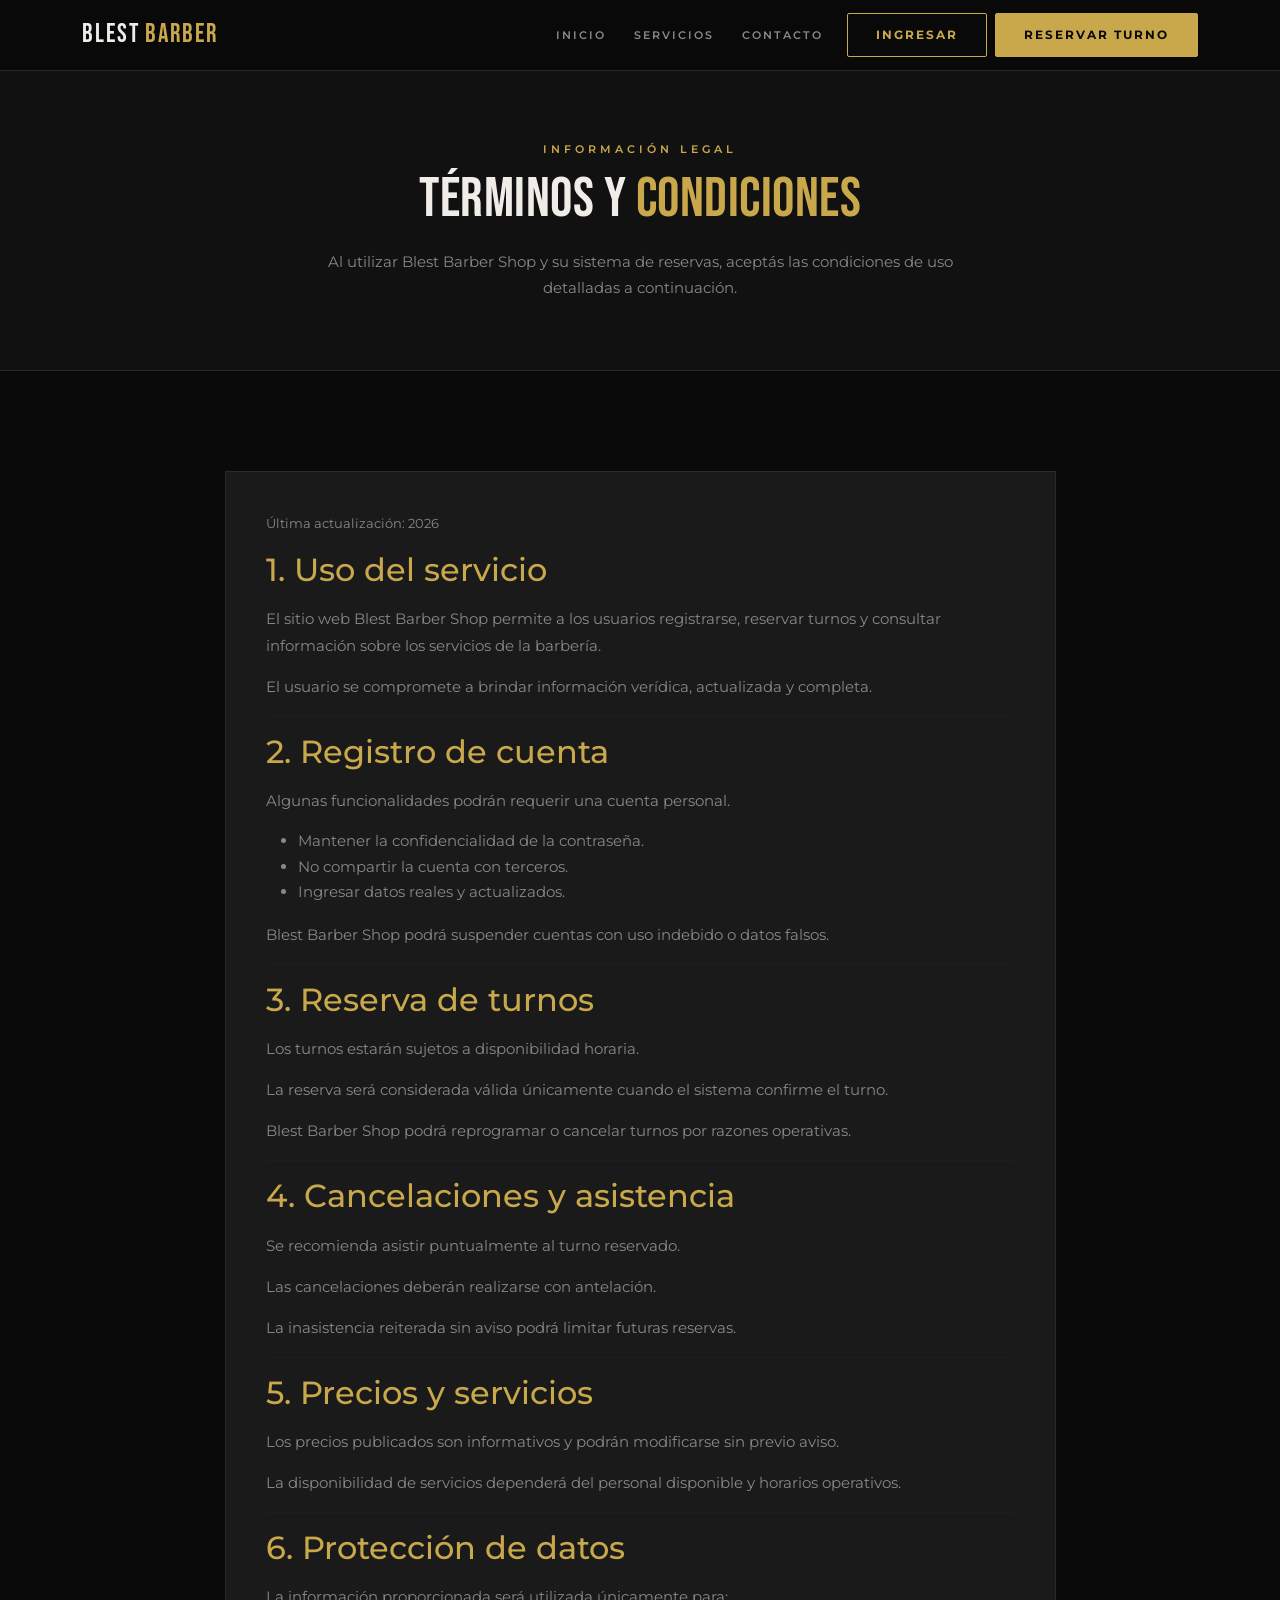
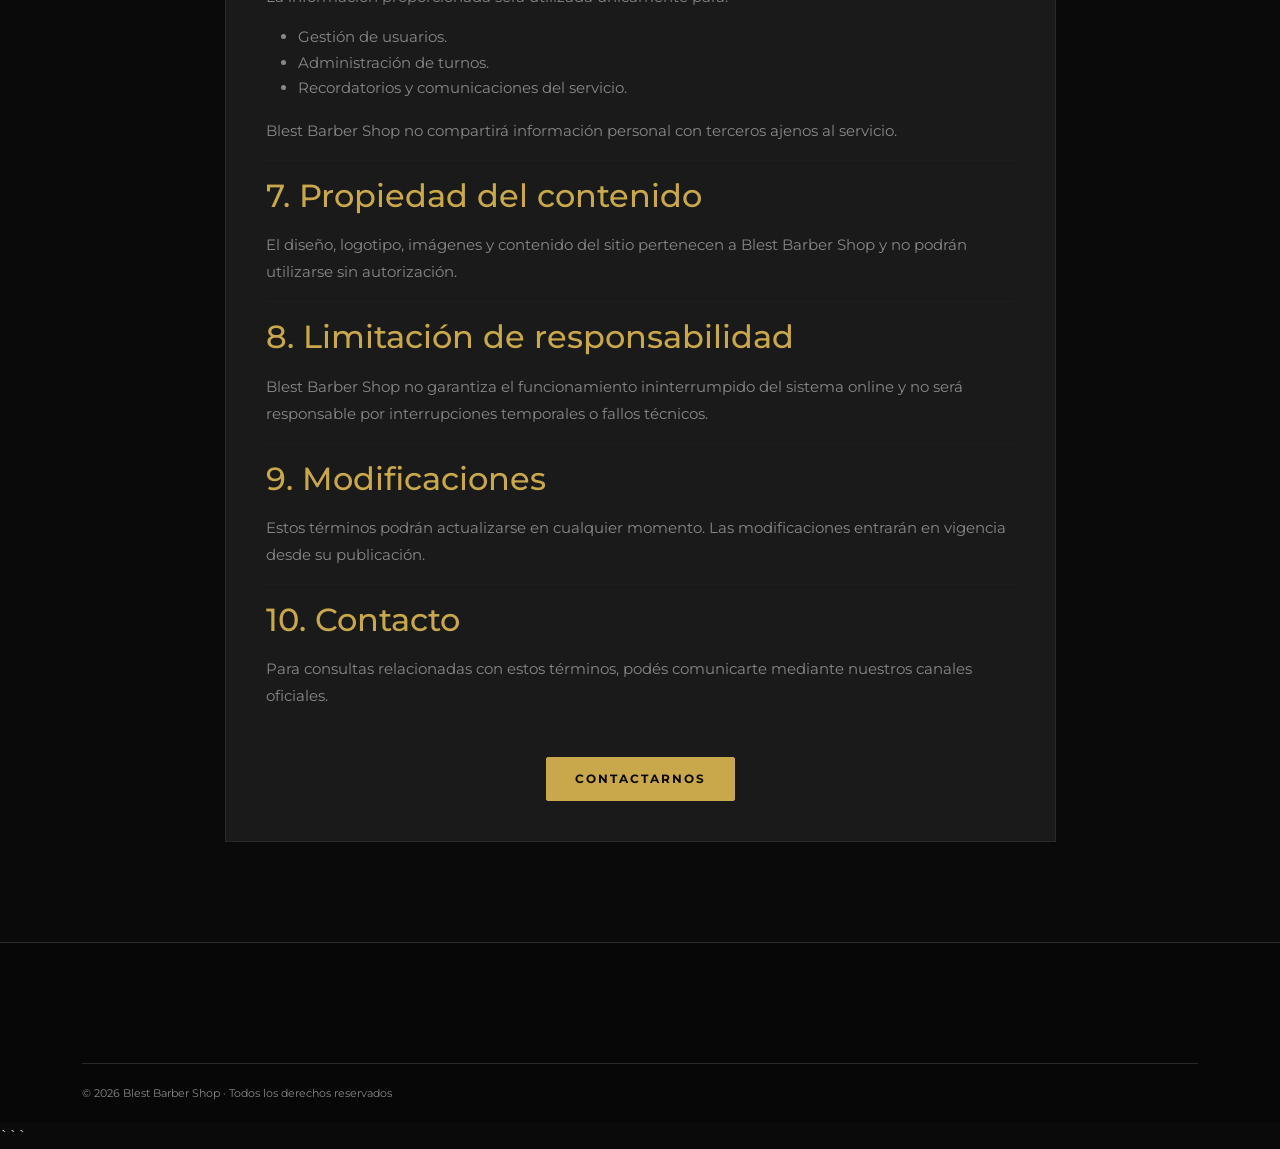
<file: html/terminos.html>
<!DOCTYPE html>
<html lang="es">
<head>
  <meta charset="UTF-8" />
  <meta name="viewport" content="width=device-width, initial-scale=1.0"/>
  <title>Términos y Condiciones | Blest Barber Shop</title>

  <link rel="icon" type="image/jpg" href="../img/logo.jpg">
  <link href="https://cdn.jsdelivr.net/npm/bootstrap@5.3.3/dist/css/bootstrap.min.css" rel="stylesheet">
  <link href="https://fonts.googleapis.com/css2?family=Bebas+Neue&family=Montserrat:wght@300;400;500;600;700&display=swap" rel="stylesheet">
  <link rel="stylesheet" href="https://cdn.jsdelivr.net/npm/bootstrap-icons@1.11.3/font/bootstrap-icons.css">
  <link rel="stylesheet" href="../css/style.css">
</head>

<body>

  <!-- NAVBAR -->
  <nav class="navbar navbar-expand-lg navbar-dark fixed-top scrolled"
       style="background:rgba(10,10,10,0.95);border-bottom:1px solid var(--border)">
    <div class="container">

      <a class="navbar-brand" href="index.php">
        <span class="brand-el">BLEST</span>
        <span class="brand-filo"> BARBER</span>
      </a>

      <button class="navbar-toggler border-0"
              type="button"
              data-bs-toggle="collapse"
              data-bs-target="#navbarMenu">
        <span class="navbar-toggler-icon"></span>
      </button>

      <div class="collapse navbar-collapse" id="navbarMenu">
        <ul class="navbar-nav ms-auto align-items-lg-center gap-lg-1">
          <li class="nav-item">
            <a class="nav-link" href="index.php">Inicio</a>
          </li>

          <li class="nav-item">
            <a class="nav-link" href="index.php#servicios">Servicios</a>
          </li>

          <li class="nav-item">
            <a class="nav-link" href="contacto.php">Contacto</a>
          </li>

          <li class="nav-item ms-lg-2">
            <a class="btn btn-outline-gold btn-sm" href="login.php">
              Ingresar
            </a>
          </li>

          <li class="nav-item ms-lg-1">
            <a class="btn btn-gold btn-sm" href="registro.php">
              Reservar turno
            </a>
          </li>
        </ul>
      </div>
    </div>
  </nav>

  <!-- HERO / HEADER -->
  <section style="
    background: var(--bg2);
    padding: 140px 0 70px;
    border-bottom: 1px solid var(--border);
  ">
    <div class="container text-center">

      <p class="section-eyebrow">
        Información legal
      </p>

      <h1 class="section-title">
        Términos y <span class="text-gold">Condiciones</span>
      </h1>

      <p style="
        color: var(--muted);
        max-width: 700px;
        margin: 0 auto;
      ">
        Al utilizar Blest Barber Shop y su sistema de reservas,
        aceptás las condiciones de uso detalladas a continuación.
      </p>

    </div>
  </section>

  <!-- CONTENIDO -->
  <section class="py-section" style="background:var(--bg)">
    <div class="container">

      <div class="row justify-content-center">
        <div class="col-lg-9">

          <div style="
            background: var(--bg3);
            border: 1px solid var(--border);
            padding: 40px;
          ">

            <p style="color:var(--muted);font-size:13px">
              Última actualización: 2026
            </p>

            <h2 class="mb-3 text-gold">1. Uso del servicio</h2>
            <p class="section-body">
              El sitio web Blest Barber Shop permite a los usuarios
              registrarse, reservar turnos y consultar
              información sobre los servicios de la barbería.
            </p>

            <p class="section-body">
              El usuario se compromete a brindar información
              verídica, actualizada y completa.
            </p>

            <hr style="border-color:var(--border)">

            <h2 class="mb-3 text-gold">2. Registro de cuenta</h2>
            <p class="section-body">
              Algunas funcionalidades podrán requerir una cuenta personal.
            </p>

            <ul style="color:var(--muted)">
              <li>Mantener la confidencialidad de la contraseña.</li>
              <li>No compartir la cuenta con terceros.</li>
              <li>Ingresar datos reales y actualizados.</li>
            </ul>

            <p class="section-body">
              Blest Barber Shop podrá suspender cuentas
              con uso indebido o datos falsos.
            </p>

            <hr style="border-color:var(--border)">

            <h2 class="mb-3 text-gold">3. Reserva de turnos</h2>
            <p class="section-body">
              Los turnos estarán sujetos a disponibilidad horaria.
            </p>

            <p class="section-body">
              La reserva será considerada válida
              únicamente cuando el sistema confirme el turno.
            </p>

            <p class="section-body">
              Blest Barber Shop podrá reprogramar o cancelar turnos
              por razones operativas.
            </p>

            <hr style="border-color:var(--border)">

            <h2 class="mb-3 text-gold">4. Cancelaciones y asistencia</h2>
            <p class="section-body">
              Se recomienda asistir puntualmente al turno reservado.
            </p>

            <p class="section-body">
              Las cancelaciones deberán realizarse con antelación.
            </p>

            <p class="section-body">
              La inasistencia reiterada sin aviso
              podrá limitar futuras reservas.
            </p>

            <hr style="border-color:var(--border)">

            <h2 class="mb-3 text-gold">5. Precios y servicios</h2>
            <p class="section-body">
              Los precios publicados son informativos
              y podrán modificarse sin previo aviso.
            </p>

            <p class="section-body">
              La disponibilidad de servicios dependerá
              del personal disponible y horarios operativos.
            </p>

            <hr style="border-color:var(--border)">

            <h2 class="mb-3 text-gold">6. Protección de datos</h2>
            <p class="section-body">
              La información proporcionada será utilizada
              únicamente para:
            </p>

            <ul style="color:var(--muted)">
              <li>Gestión de usuarios.</li>
              <li>Administración de turnos.</li>
              <li>Recordatorios y comunicaciones del servicio.</li>
            </ul>

            <p class="section-body">
              Blest Barber Shop no compartirá información personal
              con terceros ajenos al servicio.
            </p>

            <hr style="border-color:var(--border)">

            <h2 class="mb-3 text-gold">7. Propiedad del contenido</h2>
            <p class="section-body">
              El diseño, logotipo, imágenes y contenido del sitio
              pertenecen a Blest Barber Shop y no podrán utilizarse
              sin autorización.
            </p>

            <hr style="border-color:var(--border)">

            <h2 class="mb-3 text-gold">8. Limitación de responsabilidad</h2>
            <p class="section-body">
              Blest Barber Shop no garantiza el funcionamiento
              ininterrumpido del sistema online y no será
              responsable por interrupciones temporales
              o fallos técnicos.
            </p>

            <hr style="border-color:var(--border)">

            <h2 class="mb-3 text-gold">9. Modificaciones</h2>
            <p class="section-body">
              Estos términos podrán actualizarse en cualquier momento.
              Las modificaciones entrarán en vigencia desde su publicación.
            </p>

            <hr style="border-color:var(--border)">

            <h2 class="mb-3 text-gold">10. Contacto</h2>
            <p class="section-body">
              Para consultas relacionadas con estos términos,
              podés comunicarte mediante nuestros canales oficiales.
            </p>

            <div class="mt-5 text-center">
              <a href="contacto.php" class="btn btn-gold">
                Contactarnos
              </a>
            </div>

          </div>
        </div>
      </div>
    </div>
  </section>

  <!-- FOOTER -->
  <footer class="site-footer">
    <div class="container">
      <div class="footer-bottom text-center">
        <p>© 2026 Blest Barber Shop · Todos los derechos reservados</p>
      </div>
    </div>
  </footer>

  <!-- Bootstrap -->
  <script src="https://cdn.jsdelivr.net/npm/bootstrap@5.3.3/dist/js/bootstrap.bundle.min.js"></script>

  <!-- JS -->
  <script src="../js/main.js"></script>

</body>
</html>
```
</file>
<file: css/style.css>
/* ============================================================
   BLEST BARBER SHOP | Estilos principales
   Paleta: Negro #0A0A0A · Dorado #C9A84C · Rojo #8B1A1A
   Tipografía: Bebas Neue (display) · Montserrat (cuerpo)
   ============================================================ */

/*
   Índice
   01. Variables
   02. Reset y base
   03. Utilidades
   04. Botones
   05. Navbar y dropdown
   06. Home
   07. Sedes y galerías
   08. Footer
   09. Formularios y auth
   10. Panel admin
   11. Ajustes finales
*/

/* ---- VARIABLES ---- */
:root {
  --gold:      #C9A84C;
  --gold-dark: #A8882E;
  --gold-muted:#C9A84C33;
  --red:       #8B1A1A;
  --bg:        #0A0A0A;
  --bg2:       #111111;
  --bg3:       #1A1A1A;
  --bg4:       #222222;
  --cream:     #F0EDE8;
  --muted:     #888888;
  --border:    #2A2A2A;
  --font-display: 'Bebas Neue', sans-serif;
  --font-body:    'Montserrat', sans-serif;
  --transition:   0.3s ease;
}

/* ---- RESET / BASE ---- */
*, *::before, *::after { box-sizing: border-box; }
html { scroll-behavior: smooth; }
body {
  font-family: var(--font-body);
  background-color: var(--bg);
  color: var(--cream);
  font-size: 15px;
  line-height: 1.7;
  overflow-x: hidden;
}
img { max-width: 100%; }

/* ---- UTILIDADES ---- */
.text-gold { color: var(--gold); }
.py-section { padding: 100px 0; }
.section-eyebrow {
  font-family: var(--font-body);
  font-size: 11px;
  font-weight: 600;
  letter-spacing: 4px;
  text-transform: uppercase;
  color: var(--gold);
  margin-bottom: 12px;
}
.section-title {
  font-family: var(--font-display);
  font-size: clamp(36px, 5vw, 56px);
  line-height: 1.05;
  color: var(--cream);
  margin-bottom: 20px;
  letter-spacing: 0.5px;
}
.section-body {
  color: var(--muted);
  font-size: 15px;
  line-height: 1.8;
  margin-bottom: 14px;
}

/* ---- BOTONES ---- */
.btn-gold {
  background-color: var(--gold);
  color: #0A0A0A;
  border: 1px solid var(--gold);
  font-family: var(--font-body);
  font-weight: 700;
  font-size: 12px;
  letter-spacing: 2px;
  text-transform: uppercase;
  padding: 12px 28px;
  border-radius: 2px;
  transition: var(--transition);
}
.btn-gold:hover, .btn-gold:focus {
  background-color: var(--gold-dark);
  border-color: var(--gold-dark);
  color: #0A0A0A;
  transform: translateY(-1px);
  box-shadow: 0 8px 24px rgba(201,168,76,0.3);
}
.btn-outline-gold {
  background-color: transparent;
  color: var(--gold);
  border: 1px solid var(--gold);
  font-family: var(--font-body);
  font-weight: 700;
  font-size: 12px;
  letter-spacing: 2px;
  text-transform: uppercase;
  padding: 12px 28px;
  border-radius: 2px;
  transition: var(--transition);
}
.btn-outline-gold:hover, .btn-outline-gold:focus {
  background-color: var(--gold);
  color: #0A0A0A;
  transform: translateY(-1px);
}

/* ---- NAVBAR ---- */
#mainNav {
  background-color: rgba(10,10,10,0.97);
  padding: 20px 0;
  transition: background-color 0.4s ease, padding 0.4s ease, box-shadow 0.4s ease;
  border-bottom: 1px solid transparent;
  z-index: 1050;
}
#mainNav.scrolled {
  background-color: rgba(10,10,10,0.97);
  padding: 12px 0;
  border-bottom-color: var(--border);
  box-shadow: 0 4px 32px rgba(0,0,0,0.5);
}
.brand-el {
  font-family: var(--font-display);
  font-size: 26px;
  color: var(--cream);
  letter-spacing: 2px;
}
.brand-filo {
  font-family: var(--font-display);
  font-size: 26px;
  color: var(--gold);
  letter-spacing: 2px;
}
.nav-link {
  font-size: 11px;
  font-weight: 600;
  letter-spacing: 2px;
  text-transform: uppercase;
  color: var(--muted) !important;
  padding: 8px 12px !important;
  transition: color var(--transition);
}
.nav-link:hover { color: var(--cream) !important; }

/* ---- DROPDOWN SEDES ---- */
/* El toggle del dropdown hereda estilos de .nav-link, solo ajustes específicos */
.nav-item.dropdown .dropdown-toggle::after {
  margin-left: 6px;
  vertical-align: middle;
  border-top-color: var(--muted);
}
.nav-item.dropdown:hover .dropdown-toggle::after,
.nav-item.dropdown .dropdown-toggle:hover::after {
  border-top-color: var(--cream);
}

/* El menú desplegable */
.dropdown-menu {
  background-color: rgba(10,10,10,0.98) !important;
  border: 1px solid var(--border) !important;
  border-radius: 2px !important;
  padding: 8px 0 !important;
  min-width: 220px !important;
  margin-top: 4px !important;
  /* Sin box-shadow llamativo */
  box-shadow: 0 8px 32px rgba(0,0,0,0.6) !important;
}

/* Cada opción del dropdown */
.dropdown-item {
  font-family: var(--font-body) !important;
  font-size: 11px !important;
  font-weight: 600 !important;
  letter-spacing: 1.5px !important;
  text-transform: uppercase !important;
  color: var(--muted) !important;
  padding: 12px 20px !important;
  display: flex !important;
  align-items: center !important;
  gap: 10px !important;
  transition: all var(--transition) !important;
  background: transparent !important;
}
.dropdown-item:hover,
.dropdown-item:focus {
  color: var(--gold) !important;
  background-color: rgba(201,168,76,0.06) !important;
  padding-left: 24px !important;
}
.dropdown-item i {
  font-size: 15px;
  color: var(--gold);
  opacity: 0.7;
  flex-shrink: 0;
}
.dropdown-item:hover i,
.dropdown-item:focus i {
  opacity: 1;
}

/* Separador dentro del dropdown */
.dropdown-divider {
  border-color: var(--border) !important;
  margin: 4px 0 !important;
}

/* Badge dentro del dropdown (ej: "Nuevo") */
.dropdown-badge {
  font-size: 9px !important;
  letter-spacing: 1px !important;
  background-color: var(--gold) !important;
  color: #0A0A0A !important;
  padding: 2px 6px !important;
  border-radius: 2px !important;
  margin-left: auto !important;
  font-weight: 700 !important;
}

/* En mobile: el dropdown dentro del collapse se ve como lista */
@media (max-width: 991px) {
  .dropdown-menu {
    background-color: var(--bg3) !important;
    border: none !important;
    border-left: 2px solid var(--gold) !important;
    margin: 0 0 8px 12px !important;
    padding: 4px 0 !important;
    box-shadow: none !important;
  }
  .dropdown-item {
    padding: 10px 16px !important;
    font-size: 10px !important;
  }
}

/* ---- HERO ---- */
.hero-section {
  position: relative;
  min-height: 100vh;
  background-color: var(--bg);
  overflow: hidden;
  display: flex;
  align-items: center;
}
.hero-slash {
  position: absolute;
  top: -10%;
  right: -5%;
  width: 3px;
  height: 130%;
  background: var(--red);
  transform: rotate(-12deg);
  transform-origin: top right;
  opacity: 0.6;
  pointer-events: none;
}
.hero-slash::after {
  content: '';
  position: absolute;
  top: 0;
  left: -40px;
  width: 1px;
  height: 100%;
  background: var(--gold);
  opacity: 0.15;
}
.hero-eyebrow {
  font-size: 11px;
  font-weight: 600;
  letter-spacing: 5px;
  text-transform: uppercase;
  color: var(--gold);
  margin-bottom: 16px;
}
.hero-title {
  font-family: var(--font-display);
  font-size: clamp(64px, 9vw, 120px);
  line-height: 0.95;
  color: var(--cream);
  letter-spacing: 2px;
  margin-bottom: 24px;
}
.title-gold { color: var(--gold); }
.hero-subtitle {
  font-size: 16px;
  color: var(--muted);
  line-height: 1.7;
  max-width: 420px;
}
.hero-stats { align-items: center; }
.stat-num {
  display: block;
  font-family: var(--font-display);
  font-size: 38px;
  color: var(--gold);
  line-height: 1;
}
.stat-label {
  display: block;
  font-size: 10px;
  letter-spacing: 2px;
  text-transform: uppercase;
  color: var(--muted);
  margin-top: 4px;
}
.stat-divider {
  width: 1px;
  height: 40px;
  background-color: var(--border);
}
.hero-img-frame {
  position: relative;
  width: 380px;
}
.hero-img-inner {
  border: 1px solid var(--border);
  overflow: hidden;
  position: relative;
}
.hero-img-inner::before {
  content: '';
  position: absolute;
  inset: 0;
  background: linear-gradient(135deg, rgba(201,168,76,0.08) 0%, transparent 60%);
  z-index: 1;
  pointer-events: none;
}
.hero-photo {
  width: 100%;
  height: 500px;
  object-fit: cover;
  display: block;
  filter: grayscale(20%);
  transition: filter 0.5s ease;
}
.hero-img-frame:hover .hero-photo { filter: grayscale(0%); }
.hero-img-badge {
  position: absolute;
  bottom: -20px;
  left: -20px;
  background-color: var(--gold);
  color: #0A0A0A;
  padding: 14px 18px;
  display: flex;
  align-items: center;
  gap: 10px;
  font-size: 11px;
  font-weight: 700;
  letter-spacing: 1px;
  text-transform: uppercase;
  line-height: 1.3;
  z-index: 2;
}
.hero-img-badge i { font-size: 22px; }
.hero-scroll-hint {
  position: absolute;
  bottom: 40px;
  left: 50%;
  transform: translateX(-50%);
  display: flex;
  flex-direction: column;
  align-items: center;
  gap: 8px;
}
.hero-scroll-hint span {
  font-size: 10px;
  letter-spacing: 3px;
  text-transform: uppercase;
  color: var(--muted);
}
.scroll-line {
  width: 1px;
  height: 50px;
  background: linear-gradient(to bottom, var(--gold), transparent);
  animation: scrollDrop 1.8s ease-in-out infinite;
}
@keyframes scrollDrop {
  0%, 100% { opacity: 0; transform: scaleY(0); transform-origin: top; }
  50%       { opacity: 1; transform: scaleY(1); transform-origin: top; }
}

/* ---- ANNOUNCEMENT BAR ---- */
.announcement-bar {
  background-color: var(--gold);
  overflow: hidden;
  padding: 10px 0;
  width: 100%;
  position: relative;
}
.announcement-track {
  display: flex;
  width: max-content;
  animation: ticker 50s linear infinite;
}
.announcement-content {
  display: flex;
  white-space: nowrap;
  flex-shrink: 0;
}
.announcement-content span {
  font-family: var(--font-display);
  font-size: 14px;
  letter-spacing: 2px;
  color: #0A0A0A;
  white-space: nowrap;
  padding-right: 50px;
}
@keyframes ticker {
  from { transform: translateX(0); }
  to   { transform: translateX(-50%); }
}

/* ---- ABOUT ---- */
.about-section { background-color: var(--bg); }
.about-img-grid {
  position: relative;
  padding-bottom: 30px;
  padding-right: 20px;
}
.about-img-main {
  width: 100%;
  height: 420px;
  object-fit: cover;
  display: block;
  border: 1px solid var(--border);
}
.about-img-side {
  position: absolute;
  bottom: 0;
  right: 0;
  width: 160px;
  height: 160px;
  object-fit: cover;
  border: 3px solid var(--bg);
  outline: 1px solid var(--gold);
}
.about-img-tag {
  position: absolute;
  top: 24px;
  left: -16px;
  background-color: var(--red);
  color: var(--cream);
  padding: 10px 16px;
  font-size: 11px;
  font-weight: 600;
  letter-spacing: 1.5px;
  text-transform: uppercase;
  display: flex;
  align-items: center;
  gap: 8px;
}
.about-features { display: flex; flex-direction: column; gap: 10px; }
.about-feature-item {
  display: flex;
  align-items: center;
  gap: 10px;
  color: var(--cream);
  font-size: 14px;
}

/* ---- SERVICIOS ---- */
.services-section { background-color: var(--bg2); }
.service-card {
  background-color: var(--bg3);
  border: 1px solid var(--border);
  padding: 32px 28px;
  transition: var(--transition);
  cursor: pointer;
  display: flex;
  flex-direction: column;
}
.service-card:hover {
  border-color: var(--gold);
  transform: translateY(-4px);
  box-shadow: 0 12px 40px rgba(201,168,76,0.12);
}
.service-card--featured {
  background-color: var(--bg4);
  border-color: var(--gold);
  position: relative;
}
.service-badge {
  position: absolute;
  top: -12px;
  left: 28px;
  background-color: var(--gold);
  color: #0A0A0A;
  font-size: 10px;
  font-weight: 700;
  letter-spacing: 2px;
  text-transform: uppercase;
  padding: 4px 12px;
}
.service-icon {
  font-size: 28px;
  color: var(--gold);
  margin-bottom: 16px;
}
.service-title {
  font-family: var(--font-display);
  font-size: 24px;
  color: var(--cream);
  letter-spacing: 1px;
  margin-bottom: 10px;
}
.service-desc {
  color: var(--muted);
  font-size: 13px;
  line-height: 1.7;
  flex: 1;
}
.service-footer {
  display: flex;
  align-items: center;
  justify-content: space-between;
  margin-top: 20px;
  padding-top: 16px;
  border-top: 1px solid var(--border);
}
.service-price {
  font-family: var(--font-display);
  font-size: 26px;
  color: var(--gold);
  letter-spacing: 1px;
}
.btn-service-link {
  font-size: 11px;
  font-weight: 600;
  letter-spacing: 1.5px;
  text-transform: uppercase;
  color: var(--muted);
  text-decoration: none;
  transition: color var(--transition);
  display: flex;
  align-items: center;
  gap: 6px;
}
.btn-service-link:hover { color: var(--gold); }

/* ---- BARBEROS (sección sede) ---- */
.barbers-section { background-color: var(--bg); }
.barber-card { cursor: pointer; }
.barber-img-wrap {
  position: relative;
  overflow: hidden;
}
.barber-img {
  width: 100%;
  height: 320px;
  object-fit: cover;
  object-position: top;
  display: block;
  transition: transform 0.5s ease;
  filter: grayscale(40%);
}
.barber-card:hover .barber-img {
  transform: scale(1.05);
  filter: grayscale(0%);
}
.barber-overlay {
  position: absolute;
  inset: 0;
  background: rgba(10,10,10,0.6);
  display: flex;
  align-items: flex-end;
  justify-content: center;
  padding-bottom: 24px;
  opacity: 0;
  transition: opacity var(--transition);
}
.barber-card:hover .barber-overlay { opacity: 1; }
.barber-info {
  padding: 16px 0;
  border-bottom: 2px solid var(--border);
  transition: border-color var(--transition);
}
.barber-card:hover .barber-info { border-bottom-color: var(--gold); }
.barber-name {
  font-family: var(--font-display);
  font-size: 22px;
  color: var(--cream);
  margin-bottom: 2px;
  letter-spacing: 1px;
  transition: color var(--transition);
}
.barber-card:hover .barber-name { color: var(--gold); }
.barber-spec {
  font-size: 11px;
  letter-spacing: 2px;
  text-transform: uppercase;
  color: var(--muted);
}

/* Galería de cortes del barbero */
.barber-cuts-grid {
  display: grid;
  grid-template-columns: repeat(3, 1fr);
  gap: 4px;
  margin-top: 12px;
}
.barber-cut-thumb {
  position: relative;
  overflow: hidden;
  aspect-ratio: 1;
  cursor: pointer;
}
.barber-cut-thumb img {
  width: 100%;
  height: 100%;
  object-fit: cover;
  display: block;
  transition: transform 0.4s ease;
  filter: grayscale(30%);
}
.barber-cut-thumb:hover img {
  transform: scale(1.08);
  filter: grayscale(0%);
}
.barber-cut-overlay {
  position: absolute;
  inset: 0;
  background: rgba(201,168,76,0.15);
  display: flex;
  align-items: center;
  justify-content: center;
  opacity: 0;
  transition: opacity var(--transition);
  font-size: 20px;
  color: var(--gold);
}
.barber-cut-thumb:hover .barber-cut-overlay { opacity: 1; }

/* ---- GALERÍA GENERAL ---- */
.gallery-section { 
  background-color: var(--bg2); 
}

.gallery-grid {
  display: grid;
  grid-template-columns: repeat(3, 1fr);
  gap: 14px;
  max-width: 1180px;
  margin: 0 auto;
}

.gallery-item,
.gallery-item--tall,
.gallery-item--wide {
  position: relative;
  overflow: hidden;
  cursor: pointer;
  height: 260px;
  grid-column: auto;
  grid-row: auto;
}

.gallery-item img,
.gallery-item--tall img,
.gallery-item--wide img {
  width: 100%;
  height: 100%;
  object-fit: cover;
  object-position: center;
  display: block;
  transition: transform 0.6s ease;
}

.gallery-item:hover img {
  transform: scale(1.06);
}

/* ---- SEDE PAGE HEADER ---- */
.sede-header {
  background-color: var(--bg2);
  padding: 130px 0 60px;
  border-bottom: 1px solid var(--border);
  position: relative;
  overflow: hidden;
}
.sede-header::after {
  content: '';
  position: absolute;
  top: 0; right: 0; bottom: 0;
  width: 3px;
  background: var(--red);
  opacity: 0.5;
}
.sede-tag {
  display: inline-flex;
  align-items: center;
  gap: 8px;
  background-color: var(--gold);
  color: #0A0A0A;
  font-size: 10px;
  font-weight: 700;
  letter-spacing: 2px;
  text-transform: uppercase;
  padding: 5px 14px;
  margin-bottom: 16px;
}
.sede-info-strip {
  display: flex;
  flex-wrap: wrap;
  gap: 24px;
  margin-top: 20px;
  padding-top: 20px;
  border-top: 1px solid var(--border);
}
.sede-info-item {
  display: flex;
  align-items: center;
  gap: 8px;
  font-size: 13px;
  color: var(--muted);
}
.sede-info-item i { color: var(--gold); font-size: 14px; }

/* ---- CTA ---- */
.cta-section {
  position: relative;
  padding: 100px 0;
  background-color: var(--bg3);
  overflow: hidden;
}
.cta-bg {
  position: absolute;
  inset: 0;
  background-image: repeating-linear-gradient(
    -45deg, transparent, transparent 40px,
    rgba(201,168,76,0.02) 40px, rgba(201,168,76,0.02) 41px
  );
}
.cta-title {
  font-family: var(--font-display);
  font-size: clamp(40px, 6vw, 72px);
  line-height: 1;
  color: var(--cream);
  letter-spacing: 1px;
  margin-bottom: 16px;
}
.cta-body { font-size: 15px; color: var(--muted); }

/* ---- FOOTER ---- */
.site-footer {
  background-color: #070707;
  padding: 70px 0 0;
  border-top: 1px solid var(--border);
}
.footer-brand { font-size: 28px; margin-bottom: 10px; }
.footer-tagline { font-size: 13px; color: var(--muted); margin-bottom: 20px; }
.footer-social { display: flex; gap: 12px; }
.footer-social a {
  width: 38px; height: 38px;
  border: 1px solid var(--border);
  display: flex; align-items: center; justify-content: center;
  color: var(--muted); font-size: 16px;
  text-decoration: none;
  transition: var(--transition);
}
.footer-social a:hover { border-color: var(--gold); color: var(--gold); }
.footer-heading {
  font-size: 11px; font-weight: 700; letter-spacing: 3px;
  text-transform: uppercase; color: var(--gold); margin-bottom: 20px;
}
.footer-links { list-style: none; padding: 0; margin: 0; }
.footer-links li { margin-bottom: 8px; }
.footer-links a {
  font-size: 13px; color: var(--muted);
  text-decoration: none; transition: color var(--transition);
}
.footer-links a:hover { color: var(--cream); }
.footer-contact-list {
  list-style: none; padding: 0; margin: 0;
  display: flex; flex-direction: column; gap: 10px;
}
.footer-contact-list li {
  font-size: 13px; color: var(--muted);
  display: flex; align-items: center; gap: 10px;
}
.footer-contact-list i { color: var(--gold); font-size: 14px; }
.footer-bottom {
  border-top: 1px solid var(--border);
  margin-top: 50px; padding: 20px 0;
  display: flex; justify-content: space-between;
  align-items: center; flex-wrap: wrap; gap: 8px;
}
.footer-bottom p { font-size: 11px; color: var(--muted); margin: 0; }

/* ---- AUTH PAGES ---- */
.auth-page {
  min-height: 100vh;
  background-color: var(--bg);
  display: flex; align-items: center;
  padding: 100px 0 60px;
}
.auth-card {
  background-color: var(--bg3);
  border: 1px solid var(--border);
  padding: 48px 40px;
  max-width: 480px;
  margin: 0 auto;
}
.auth-title {
  font-family: var(--font-display);
  font-size: 38px; color: var(--cream);
  letter-spacing: 1px; margin-bottom: 6px;
}
.auth-subtitle { font-size: 13px; color: var(--muted); margin-bottom: 32px; }
.form-label {
  font-size: 11px; font-weight: 600;
  letter-spacing: 2px; text-transform: uppercase;
  color: var(--muted); margin-bottom: 6px;
}
.form-control, .form-select {
  background-color: var(--bg4) !important;
  border: 1px solid var(--border) !important;
  color: var(--cream) !important;
  border-radius: 2px !important;
  padding: 10px 14px !important;
  font-size: 14px !important;
  font-family: var(--font-body) !important;
  transition: border-color var(--transition) !important;
}
.form-control:focus, .form-select:focus {
  border-color: var(--gold) !important;
  box-shadow: 0 0 0 3px rgba(201,168,76,0.12) !important;
  outline: none !important;
}
.form-control::placeholder { color: #555 !important; }

/* ---- RESPONSIVE ---- */
@media (max-width: 991px) {
  .hero-title { font-size: 72px; }
  .about-img-side { display: none; }

  .gallery-grid { 
    grid-template-columns: repeat(2, 1fr); 
  }

  .gallery-item,
  .gallery-item--tall,
  .gallery-item--wide {
    height: 240px;
    grid-column: auto;
    grid-row: auto;
  }

  .barber-cuts-grid { 
    grid-template-columns: repeat(3, 1fr); 
  }
}
@media (max-width: 575px) {
  .py-section { padding: 64px 0; }
  .hero-title { font-size: 56px; }

  .gallery-grid { 
    grid-template-columns: 1fr; 
  }

  .gallery-item,
  .gallery-item--tall,
  .gallery-item--wide {
    height: 240px;
  }

  .footer-bottom { flex-direction: column; text-align: center; }
  .auth-card { padding: 32px 20px; }
  .sede-info-strip { gap: 14px; }
}

/* ---- LOGIN INPUT GROUPS ---- */
.auth-input-icon {
  background: var(--bg4) !important;
  border: 1px solid var(--border) !important;
  border-right: none !important;
  color: var(--muted) !important;
  border-radius: 2px 0 0 2px !important;
}

.auth-input {
  border-left: none !important;
}

.auth-input-password {
  border-right: none !important;
}

.auth-input-button {
  background: var(--bg4) !important;
  border: 1px solid var(--border) !important;
  border-left: none !important;
  color: var(--muted) !important;
  border-radius: 0 2px 2px 0 !important;
  padding: 0 14px !important;
}

/* ---- ERROR TÉRMINOS REGISTER ---- */
.was-validated .terms-check .form-check-input:invalid {
  border-color: #e05555 !important;
  box-shadow: 0 0 14px rgba(224, 85, 85, 0.45) !important;
}

.was-validated .terms-check .form-check-input:invalid ~ .form-check-label {
  color: #ff6b6b !important;
}

.terms-error {
  color: #ff6b6b !important;
  font-size: 12px;
  margin-top: 6px;
}

/* ---- CARD VER MÁS GALERÍA ---- */
.gallery-more {
  position: relative;
  overflow: hidden;
}

.gallery-more img {
  filter: blur(2px) brightness(0.35);
  transform: scale(1.08);
}

.gallery-more-overlay {
  position: absolute;
  inset: 0;
  display: flex;
  flex-direction: column;
  justify-content: center;
  align-items: center;
  gap: 6px;
  background: rgba(0,0,0,0.35);
  transition: 0.3s ease;
}

.gallery-more:hover .gallery-more-overlay {
  background: rgba(0,0,0,0.18);
}

.gallery-more-icon {
  color: var(--gold);
  font-size: 34px;
}

.gallery-more-text {
  font-family: var(--font-display);
  font-size: 34px;
  letter-spacing: 1px;
  color: var(--cream);
  line-height: 1;
}

.gallery-more-subtext {
  font-size: 11px;
  letter-spacing: 2px;
  text-transform: uppercase;
  color: var(--muted);
}

/* ---- MODAL CARRUSEL GALERÍA ---- */
.gallery-modal-content {
  background: #050505;
  border: 1px solid var(--border);
  border-radius: 0;
  position: relative;
}

.gallery-modal-close {
  position: absolute;
  top: 18px;
  right: 18px;
  z-index: 20;
}

.gallery-modal-img {
  width: 100%;
  max-height: 82vh;
  object-fit: contain;
  background: #050505;
}

.gallery-counter {
  text-align: center;
  padding: 12px 0 16px;
  font-size: 12px;
  letter-spacing: 2px;
  color: var(--gold);
  background: #050505;
}

/* ==========================================================
   PANEL ADMIN
========================================================== */

.admin-layout {
  display: flex;
  min-height: 100vh;
  background: var(--bg);
}

/* ---- SIDEBAR ---- */
.admin-sidebar {
  width: 280px;
  background: #080808;
  border-right: 1px solid var(--border);
  padding: 28px 22px;
  display: flex;
  flex-direction: column;
  justify-content: space-between;
}

.admin-brand {
  margin-bottom: 36px;
}

.admin-menu {
  display: flex;
  flex-direction: column;
  gap: 8px;
}

.admin-menu-link {
  display: flex;
  align-items: center;
  gap: 14px;
  color: var(--muted);
  text-decoration: none;
  padding: 14px 18px;
  border: 1px solid transparent;
  transition: var(--transition);
  font-size: 13px;
  font-weight: 500;
}

.admin-menu-link i {
  font-size: 18px;
}

.admin-menu-link:hover {
  background: rgba(201,168,76,0.08);
  border-color: rgba(201,168,76,0.12);
  color: var(--cream);
}

.admin-menu-link.active {
  background: rgba(201,168,76,0.08);
  border: 1px solid rgba(201,168,76,0.2);
  color: var(--gold);
}

.admin-logout {
  margin-top: 30px;
  border-top: 1px solid var(--border);
  padding-top: 24px;

  display: flex;
  align-items: center;
  gap: 12px;

  text-decoration: none;
  color: #d45d5d;
  transition: var(--transition);
  font-size: 14px;
}

.admin-logout:hover {
  color: #ff7b7b;
}

/* ---- MAIN ---- */
.admin-main {
  flex: 1;
  padding: 36px;
}

.admin-topbar {
  display: flex;
  justify-content: space-between;
  align-items: center;
  margin-bottom: 34px;
}

.admin-title {
  font-family: var(--font-display);
  font-size: 52px;
  color: var(--cream);
  margin: 0;
}

.admin-user-box {
  display: flex;
  align-items: center;
  gap: 14px;
  background: var(--bg3);
  border: 1px solid var(--border);
  padding: 12px 18px;
}

.admin-user-avatar {
  width: 48px;
  height: 48px;
  background: rgba(201,168,76,0.12);
  border: 1px solid rgba(201,168,76,0.25);

  display: flex;
  align-items: center;
  justify-content: center;

  color: var(--gold);
  font-size: 20px;
}

.admin-user-box strong {
  display: block;
  color: var(--cream);
  font-size: 14px;
}

.admin-user-box span {
  color: var(--muted);
  font-size: 12px;
}

/* ---- WELCOME CARD ---- */
.admin-welcome-card {
  background: linear-gradient(
    135deg,
    rgba(201,168,76,0.08),
    rgba(139,26,26,0.04)
  );

  border: 1px solid rgba(201,168,76,0.15);

  padding: 34px;
  margin-bottom: 32px;

  display: flex;
  justify-content: space-between;
  align-items: center;
  gap: 20px;
}

.admin-welcome-card h2 {
  font-family: var(--font-display);
  color: var(--cream);
  font-size: 42px;
  margin-bottom: 8px;
}

.admin-welcome-card p {
  color: var(--muted);
  max-width: 620px;
  margin: 0;
}

/* ---- STATS ---- */
.admin-stats-grid {
  display: grid;
  grid-template-columns: repeat(4, 1fr);
  gap: 20px;
  margin-bottom: 32px;
}

.admin-stat-card {
  background: var(--bg3);
  border: 1px solid var(--border);
  padding: 28px;
  transition: var(--transition);
}

.admin-stat-card:hover {
  transform: translateY(-4px);
  border-color: rgba(201,168,76,0.25);
}

.admin-stat-card i {
  color: var(--gold);
  font-size: 24px;
  margin-bottom: 16px;
}

.admin-stat-card span {
  display: block;
  color: var(--muted);
  font-size: 13px;
  margin-bottom: 8px;
}

.admin-stat-card strong {
  display: block;
  font-size: 44px;
  color: var(--cream);
  font-family: var(--font-display);
  line-height: 1;
}

.admin-stat-card small {
  color: var(--muted);
  font-size: 12px;
}

/* ---- SECTION CARD ---- */
.admin-section-card {
  background: var(--bg3);
  border: 1px solid var(--border);
  padding: 30px;
}

.admin-section-header {
  margin-bottom: 28px;
}

.admin-section-header h3 {
  color: var(--cream);
  font-size: 22px;
  margin-bottom: 6px;
}

.admin-section-header p {
  color: var(--muted);
  margin: 0;
}

.admin-feature-list {
  display: grid;
  gap: 18px;
}

.admin-feature-list div {
  display: flex;
  align-items: center;
  gap: 14px;
  color: var(--cream);
  padding: 18px;
  background: rgba(255,255,255,0.02);
  border: 1px solid var(--border);
}

.admin-feature-list i {
  color: var(--gold);
  font-size: 20px;
}

/* ---- TABLAS ADMIN ---- */
.admin-table-wrap {
  width: 100%;
  overflow-x: auto;
}

.admin-table {
  width: 100%;
  border-collapse: collapse;
  margin-top: 24px;
}

.admin-table th,
.admin-table td {
  padding: 16px 18px;
  border-bottom: 1px solid var(--border);
  text-align: left;
  vertical-align: top;
  font-size: 13px;
}

.admin-table th {
  color: var(--gold);
  font-size: 11px;
  letter-spacing: 2px;
  text-transform: uppercase;
  font-weight: 700;
}

.admin-table td {
  color: var(--cream);
}

.admin-table tbody tr:hover {
  background: rgba(201,168,76,0.04);
}

.admin-message-preview {
  max-width: 420px;
  color: var(--muted) !important;
  line-height: 1.6;
}

.admin-empty-state {
  margin-top: 28px;
  padding: 32px;
  border: 1px solid var(--border);
  background: rgba(255,255,255,0.02);
  text-align: center;
  color: var(--muted);
}

.admin-empty-state i {
  display: block;
  color: var(--gold);
  font-size: 34px;
  margin-bottom: 12px;
}

/* ---- RESPONSIVE ---- */
@media (max-width: 1100px) {
  .admin-stats-grid {
    grid-template-columns: repeat(2, 1fr);
  }
}

@media (max-width: 900px) {
  .admin-layout {
    flex-direction: column;
  }

  .admin-sidebar {
    width: 100%;
  }

  .admin-topbar,
  .admin-welcome-card {
    flex-direction: column;
    align-items: flex-start;
  }
}

@media (max-width: 600px) {
  .admin-main {
    padding: 24px;
  }

  .admin-stats-grid {
    grid-template-columns: 1fr;
  }

  .admin-title {
    font-size: 40px;
  }

  .admin-welcome-card h2 {
    font-size: 34px;
  }
}

.admin-feature-list {
  display: grid;
  gap: 18px;
}

.admin-feature-item {
  display: flex;
  align-items: center;
  gap: 16px;

  padding: 18px 6px;

  color: var(--cream);
  text-decoration: none;

  border-bottom: 1px solid rgba(255,255,255,0.06);

  transition: var(--transition);
}

.admin-feature-item:last-child {
  border-bottom: none;
}

.admin-feature-item:hover {
  transform: translateX(6px);
  color: var(--cream);
}

.admin-feature-item i {
  color: var(--gold);
  font-size: 22px;
  min-width: 28px;
}

.admin-feature-item strong {
  display: block;
  font-size: 15px;
  color: var(--cream);
  margin-bottom: 3px;
}

.admin-feature-item span {
  display: block;
  font-size: 13px;
  color: var(--muted);
}

/* ---- MODAL MENSAJE ADMIN ---- */
.admin-message-modal {
  background: var(--bg3);
  border: 1px solid var(--border);
  border-radius: 0;
  color: var(--cream);
}

.admin-message-modal .modal-header,
.admin-message-modal .modal-footer {
  border-color: var(--border);
}

.admin-message-modal .modal-title {
  color: var(--gold);
}

.admin-message-modal p {
  color: var(--muted);
  font-size: 14px;
}

.admin-message-modal strong {
  color: var(--cream);
}

.admin-message-full {
  color: var(--cream) !important;
  line-height: 1.7;
}

.admin-btn-danger {
  background: transparent;
  color: #e36b6b;
  border: 1px solid #8b1a1a;
  font-size: 12px;
  font-weight: 700;
  letter-spacing: 1px;
  text-transform: uppercase;
  border-radius: 2px;
  padding: 8px 14px;
  transition: var(--transition);
}

.admin-btn-danger:hover {
  background: #8b1a1a;
  color: var(--cream);
}

.delete-icon {
  font-size: 52px;
  color: #c0392b;
  margin-bottom: 18px;
}

.delete-title {
  color: var(--cream);
  font-size: 26px;
  margin-bottom: 8px;
}

.delete-text {
  color: var(--muted);
  margin-bottom: 0;
}

/* ---- ACCIONES TABLA MENSAJES ---- */
.admin-table th:last-child,
.admin-table td:last-child {
  width: 360px;
  min-width: 360px;
  text-align: right;
}

.admin-table td:last-child {
  white-space: nowrap;
}

.admin-actions {
  display: flex;
  justify-content: flex-end;
  align-items: center;
  gap: 10px;
}

/* ---- BADGES SERVICIOS ---- */
.admin-badge-active,
.admin-badge-inactive {
  display: inline-flex;
  align-items: center;
  justify-content: center;

  padding: 8px 14px;
  border-radius: 999px;

  font-size: 11px;
  font-weight: 700;
  letter-spacing: 1px;
  text-transform: uppercase;
}

.admin-badge-active {
  background: rgba(32, 143, 73, 0.12);
  border: 1px solid rgba(32, 143, 73, 0.3);
  color: #78d694;
}

.admin-badge-inactive {
  background: rgba(180, 60, 60, 0.12);
  border: 1px solid rgba(180, 60, 60, 0.3);
  color: #e37d7d;
}

/* ESTADO + ACCIONES SERVICIOS */
.admin-table th:nth-child(4),
.admin-table td:nth-child(4) {
  min-width: 220px;
  text-align: center;
}

.admin-table th:nth-child(5),
.admin-table td:nth-child(5) {
  width: 180px;
  text-align: right;
}

/* ---- LOGOUT COMO BOTÓN POST ---- */
.admin-sidebar form {
  margin: 0;
}

.admin-sidebar button.admin-logout {
  background: transparent;
  border: none;
  width: 100%;
  text-align: left;
  cursor: pointer;
  font-family: var(--font-body);

  margin-top: 30px;
  border-top: 1px solid var(--border);
  padding: 24px 0 0 0;

  display: flex;
  align-items: center;
  gap: 12px;

  color: #d45d5d;
  transition: var(--transition);
  font-size: 14px;
}

.admin-sidebar button.admin-logout:hover {
  color: #ff7b7b;
  background: transparent;
}

/* ---- ADMIN BARBEROS ---- */

.admin-barbers-grid {
  display: grid;
  grid-template-columns: repeat(3, 1fr);
  gap: 22px;
  margin-top: 28px;
}

.admin-barber-card {
  background: rgba(255,255,255,0.02);
  border: 1px solid var(--border);
  transition: var(--transition);
  overflow: hidden;
}

.admin-barber-card:hover {
  transform: translateY(-4px);
  border-color: rgba(201,168,76,0.28);
  box-shadow: 0 14px 36px rgba(0,0,0,0.35);
}

.admin-barber-image {
  height: 280px;
  background: #050505;
  border-bottom: 1px solid var(--border);
  overflow: hidden;
}

.admin-barber-image img {
  width: 100%;
  height: 100%;
  object-fit: cover;
  object-position: top;
  display: block;
  filter: grayscale(25%);
  transition: var(--transition);
}

.admin-barber-card:hover .admin-barber-image img {
  filter: grayscale(0%);
  transform: scale(1.04);
}

.admin-barber-content {
  padding: 22px;
}

.admin-barber-content h4 {
  font-family: var(--font-display);
  font-size: 30px;
  color: var(--cream);
  margin: 16px 0 4px;
  letter-spacing: 1px;
}

.admin-barber-specialty {
  color: var(--gold);
  font-size: 12px;
  letter-spacing: 2px;
  text-transform: uppercase;
  margin-bottom: 12px;
}

.admin-barber-branch {
  color: var(--muted);
  font-size: 13px;
  margin-bottom: 20px;
}

.admin-barber-branch i {
  color: var(--gold);
  margin-right: 6px;
}

.admin-barber-actions {
  display: flex;
  align-items: center;
  gap: 10px;
  flex-wrap: wrap;
}

.admin-current-photo {
  display: flex;
  align-items: center;
  gap: 16px;
  padding: 14px;
  background: rgba(255,255,255,0.02);
  border: 1px solid var(--border);
}

.admin-current-photo img {
  width: 86px;
  height: 86px;
  object-fit: cover;
  object-position: top;
  border: 1px solid var(--border);
}

.admin-current-photo strong {
  display: block;
  color: var(--cream);
  margin-bottom: 4px;
}

.admin-current-photo span {
  display: block;
  color: var(--muted);
  font-size: 12px;
}

@media (max-width: 1200px) {
  .admin-barbers-grid {
    grid-template-columns: repeat(2, 1fr);
  }
}

@media (max-width: 700px) {
  .admin-barbers-grid {
    grid-template-columns: 1fr;
  }
}

/* ---- MINI GALERÍA BARBEROS ADMIN ---- */

.admin-barber-gallery {
  margin: 20px 0;
  padding-top: 18px;
  border-top: 1px solid var(--border);
}

.admin-barber-gallery-header {
  margin-bottom: 12px;
}

.admin-barber-gallery-header span {
  color: var(--muted);
  font-size: 11px;
  letter-spacing: 2px;
  text-transform: uppercase;
}

.admin-barber-gallery-grid {
  display: grid;
  grid-template-columns: repeat(3, 1fr);
  gap: 8px;
  margin-bottom: 14px;
}

.admin-barber-mini-photo {
  position: relative;
  height: 86px;
  overflow: hidden;
  border: 1px solid var(--border);
}

.admin-barber-mini-photo img {
  width: 100%;
  height: 100%;
  object-fit: cover;
}

.admin-mini-delete {
  position: absolute;
  top: 6px;
  right: 6px;

  width: 28px;
  height: 28px;

  border: none;
  border-radius: 50%;

  background: rgba(139,26,26,0.92);
  color: white;

  display: flex;
  align-items: center;
  justify-content: center;

  cursor: pointer;
}

.admin-upload-mini-form {
  margin-top: 10px;
}

/* ---- VER MÁS MINI FOTOS BARBERO ---- */

.barber-cut-more img {
  filter: blur(2px) brightness(0.35);
  transform: scale(1.08);
}

.barber-cut-more-overlay {
  position: absolute;
  inset: 0;
  background: rgba(0,0,0,0.35);
  display: flex;
  flex-direction: column;
  align-items: center;
  justify-content: center;
  gap: 3px;
  color: var(--cream);
  z-index: 2;
}

.barber-cut-more-overlay i {
  color: var(--gold);
  font-size: 20px;
}

.barber-cut-more-overlay span {
  font-size: 10px;
  letter-spacing: 1.5px;
  text-transform: uppercase;
  font-weight: 700;
}

/* ---- SELECT FILTROS ADMIN ---- */

.admin-filter-select option {
  background-color: var(--bg3);
  color: var(--cream);
}

/* ---- ADMIN SEDES ---- */

.admin-barber-card .admin-barber-image img {
  object-fit: cover;
  object-position: center;
}

/* ---- MAPA DINÁMICO SEDES ---- */

.sede-map-wrap {
  border: 1px solid var(--border);
  background: var(--bg3);
  overflow: hidden;
  height: 420px;
  width: 100%;
}

.sede-map-wrap iframe {
  width: 100% !important;
  height: 100% !important;
  border: 0 !important;
  display: block;
  filter: grayscale(80%) contrast(1.1) brightness(0.72);
}

.sede-map-empty {
  height: 100%;
  display: flex;
  align-items: center;
  justify-content: center;
  text-align: center;
  padding: 40px;
}

.sede-map-empty i {
  font-size: 56px;
  color: var(--gold);
  margin-bottom: 12px;
}

.sede-map-empty p {
  color: var(--muted);
  margin: 0;
}

/* ---- ADMIN DASHBOARD IMAGEN BIENVENIDA ---- */

.admin-welcome-card-visual {
  display: grid;
  grid-template-columns: 1.6fr .4fr;
  align-items: stretch;
  padding: 0;
  overflow: hidden;
  min-height: 220px;
}

.admin-welcome-content {
  padding: 40px;
  display: flex;
  flex-direction: column;
  justify-content: center;
  align-items: flex-start;
}

.admin-welcome-content p {
  margin-bottom: 24px;
}

.admin-welcome-image {
  position: relative;
  min-height: 220px;
  border-left: 1px solid rgba(201,168,76,0.15);
  overflow: hidden;
  background: #050505;
}

.admin-welcome-image::after {
  content: "";
  position: absolute;
  inset: 0;
  background:
    linear-gradient(90deg, rgba(10,10,10,.65), rgba(10,10,10,.12)),
    linear-gradient(135deg, rgba(201,168,76,.18), transparent 55%);
  pointer-events: none;
}

.admin-welcome-image img {
  width: 100%;
  height: 100%;
  display: block;
  object-fit: cover;
  filter: grayscale(35%) contrast(1.08) brightness(.78);
  transition: .4s ease;
}

.admin-welcome-card-visual:hover .admin-welcome-image img {
  transform: scale(1.04);
  filter: grayscale(10%) contrast(1.08) brightness(.85);
}

@media (max-width: 900px) {
  .admin-welcome-card-visual {
    grid-template-columns: 1fr;
  }

  .admin-welcome-image {
    min-height: 180px;
    border-left: none;
    border-top: 1px solid rgba(201,168,76,0.15);
  }
}

/* ==========================================================
   FONDOS DECORATIVOS CORREGIDOS
   - Pattern público: se aplica a secciones principales, NO al footer.
   - Pattern paneles: se mantiene solo en layout admin/user.
========================================================== */

/* Fondo público para secciones visuales del sitio */
.hero-section,
.about-section,
.services-section,
.barbers-section,
.gallery-section,
.cta-section,
.sede-header {
  position: relative;
  overflow: hidden;
}

.hero-section::before,
.about-section::before,
.services-section::before,
.barbers-section::before,
.gallery-section::before,
.cta-section::before,
.sede-header::before {
  content: "";
  position: absolute;
  inset: 0;
  z-index: 0;
  pointer-events: none;

  background-image: url("../img/indexbackground.webp");
  background-repeat: repeat;
  background-size: 350px 350px;
  background-attachment: fixed;
  opacity: .04;
}

/* Mantiene el contenido por encima del pattern */
.hero-section > .container,
.about-section > .container,
.services-section > .container,
.barbers-section > .container,
.gallery-section > .container,
.cta-section > .container,
.sede-header > .container,
.cta-bg {
  position: relative;
  z-index: 1;
}

/* El footer NO debe mostrar pattern */
.site-footer {
  position: relative;
  z-index: 2;
  background-color: #070707 !important;
  background-image: none !important;
}

.site-footer::before,
.site-footer::after {
  display: none !important;
  content: none !important;
}

/* Pattern de paneles admin/user */
.admin-layout {
  position: relative;
  background-color: var(--bg);
}

.admin-layout::before {
  content: "";
  position: fixed;
  inset: 0;
  z-index: -1;
  pointer-events: none;

  opacity: .20;
  background-image: url("../img/background.webp");
  background-size: 220px 220px;
  background-repeat: repeat;
  background-attachment: fixed;
}
</file>
